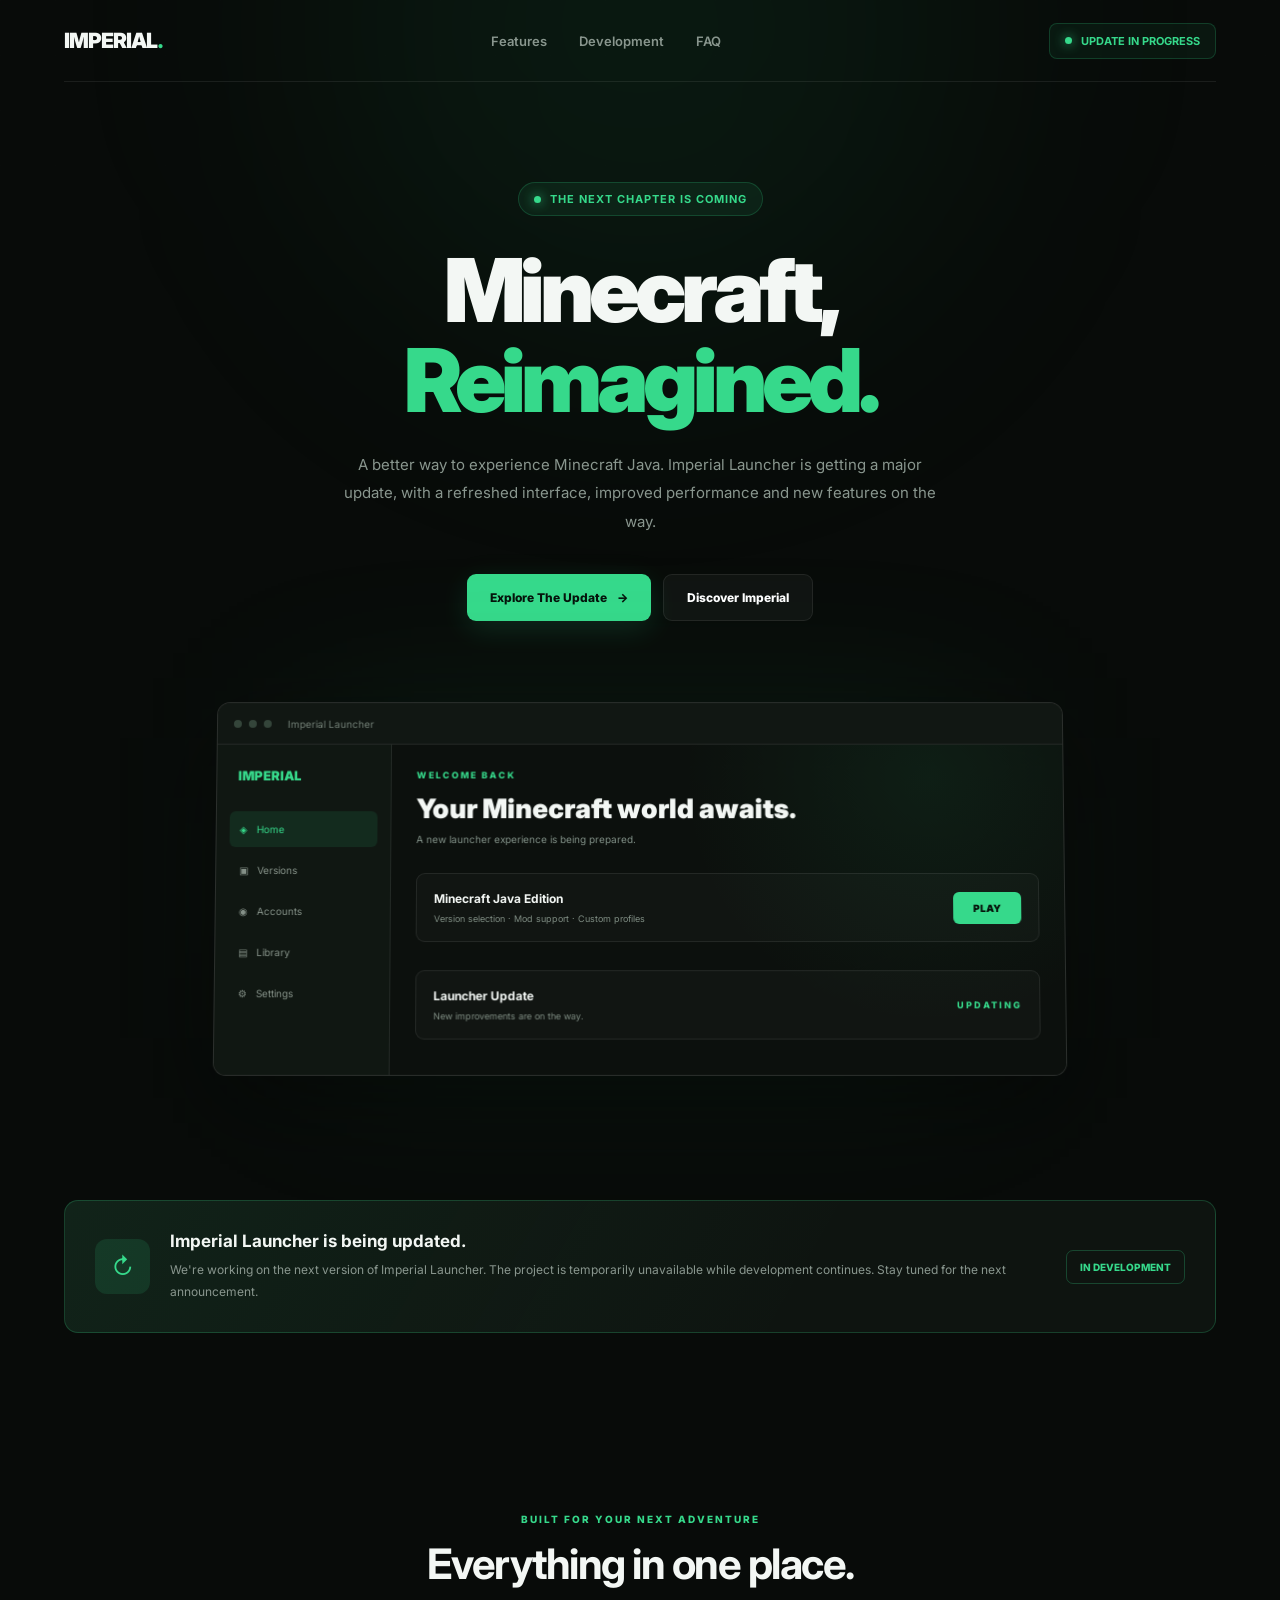
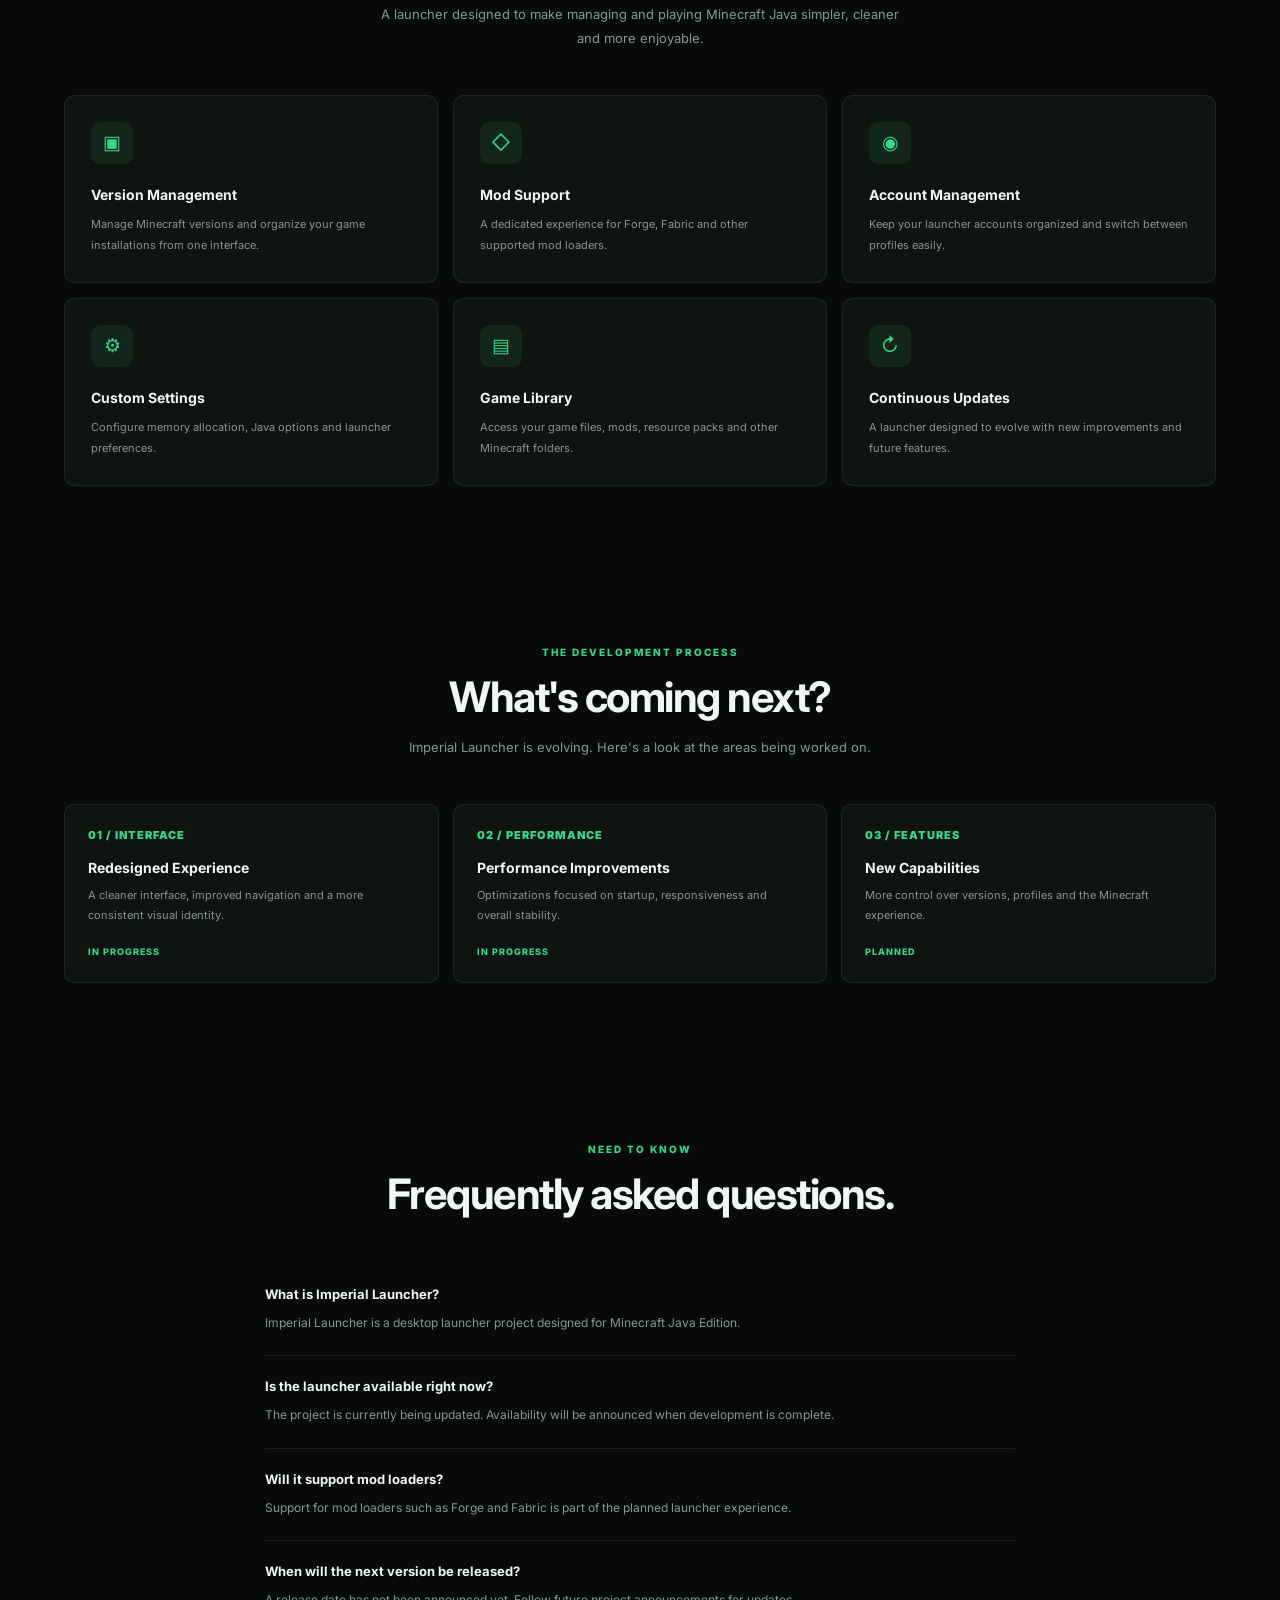
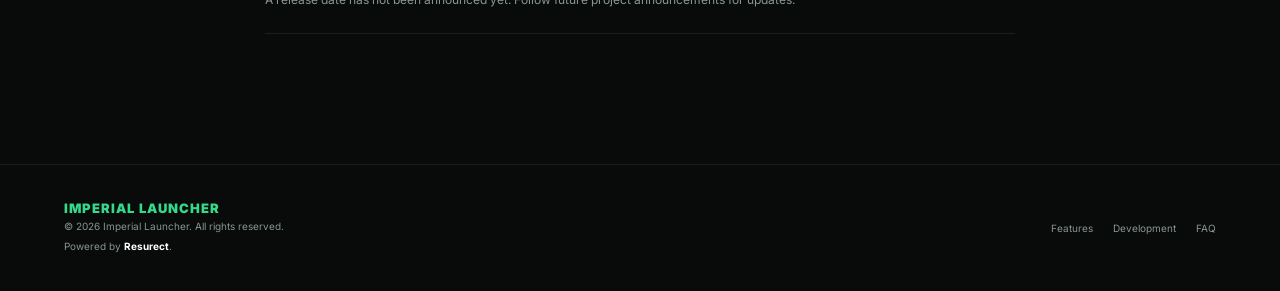
<file: index.html>
<!DOCTYPE html>
<html lang="en">
<head>
<meta charset="UTF-8">
<meta name="viewport" content="width=device-width, initial-scale=1.0">
<meta name="theme-color" content="#080b09">

<title>Imperial Launcher — Minecraft, Reimagined</title>
<meta name="description" content="Imperial Launcher is being updated. A new Minecraft Java experience is coming soon.">

<link rel="preconnect" href="https://fonts.googleapis.com">
<link rel="preconnect" href="https://fonts.gstatic.com" crossorigin>
<link href="https://fonts.googleapis.com/css2?family=Inter:wght@400;500;600;700;800;900&display=swap" rel="stylesheet">

<style>
:root {
    --bg: #080b09;
    --surface: #0e1410;
    --surface2: #121a15;
    --green: #36d98b;
    --green2: #1c9e62;
    --text: #f3f7f4;
    --muted: #89968e;
    --border: rgba(255,255,255,.08);
}

* {
    margin: 0;
    padding: 0;
    box-sizing: border-box;
}

html {
    scroll-behavior: smooth;
}

body {
    font-family: 'Inter', sans-serif;
    background: var(--bg);
    color: var(--text);
    overflow-x: hidden;
}

a {
    text-decoration: none;
    color: inherit;
}

.container {
    width: min(1160px, 90%);
    margin: auto;
}

/* BACKGROUND */

.background-glow {
    position: fixed;
    width: 650px;
    height: 650px;
    background: rgba(32,184,110,.075);
    filter: blur(130px);
    border-radius: 50%;
    top: -300px;
    left: 50%;
    transform: translateX(-50%);
    pointer-events: none;
    z-index: -1;
}

.grid-bg {
    position: fixed;
    inset: 0;
    pointer-events: none;
    z-index: -2;
    opacity: .15;
    background-image:
        linear-gradient(rgba(255,255,255,.035) 1px, transparent 1px),
        linear-gradient(90deg, rgba(255,255,255,.035) 1px, transparent 1px);
    background-size: 55px 55px;
    mask-image: linear-gradient(to bottom, black, transparent 80%);
}

/* NAVBAR */

.navbar {
    height: 82px;
    display: flex;
    align-items: center;
    justify-content: space-between;
    border-bottom: 1px solid var(--border);
}

.logo {
    display: flex;
    align-items: center;
    font-weight: 900;
    letter-spacing: -1px;
    font-size: 21px;
}

.logo span {
    color: var(--green);
}

.nav-links {
    display: flex;
    gap: 32px;
    align-items: center;
    color: var(--muted);
    font-size: 13px;
    font-weight: 600;
}

.nav-links a:hover {
    color: white;
}

.nav-status {
    display: flex;
    align-items: center;
    gap: 9px;
    padding: 10px 15px;
    border: 1px solid rgba(54,217,139,.2);
    border-radius: 8px;
    color: var(--green);
    background: rgba(54,217,139,.06);
    font-size: 11px;
    font-weight: 700;
}

.status-dot {
    width: 7px;
    height: 7px;
    border-radius: 50%;
    background: var(--green);
    box-shadow: 0 0 12px var(--green);
    animation: pulse 1.8s infinite;
}

@keyframes pulse {
    50% { opacity: .35; }
}

/* HERO */

.hero {
    min-height: 690px;
    display: flex;
    flex-direction: column;
    align-items: center;
    justify-content: center;
    text-align: center;
    padding: 100px 0 80px;
    position: relative;
}

.hero-tag {
    display: inline-flex;
    align-items: center;
    gap: 9px;
    padding: 9px 15px;
    background: rgba(54,217,139,.07);
    border: 1px solid rgba(54,217,139,.2);
    border-radius: 30px;
    color: var(--green);
    font-size: 11px;
    font-weight: 700;
    letter-spacing: 1px;
    margin-bottom: 30px;
}

.hero h1 {
    font-size: clamp(44px, 8vw, 88px);
    line-height: 1.02;
    letter-spacing: -5px;
    font-weight: 900;
    max-width: 900px;
}

.hero h1 span {
    color: var(--green);
}

.hero-description {
    max-width: 600px;
    color: var(--muted);
    font-size: 15px;
    line-height: 1.9;
    margin-top: 25px;
}

.hero-actions {
    display: flex;
    justify-content: center;
    gap: 12px;
    margin-top: 38px;
    flex-wrap: wrap;
}

.btn {
    padding: 15px 23px;
    border-radius: 9px;
    font-size: 12px;
    font-weight: 800;
    display: inline-flex;
    align-items: center;
    gap: 10px;
}

.btn-primary {
    background: var(--green);
    color: #06130b;
    box-shadow: 0 8px 30px rgba(54,217,139,.15);
}

.btn-secondary {
    background: rgba(255,255,255,.04);
    border: 1px solid var(--border);
    color: white;
}

.btn-primary:hover {
    background: #5be9a4;
}

.btn-secondary:hover {
    background: rgba(255,255,255,.08);
}

/* LAUNCHER PREVIEW */

.preview {
    width: min(850px, 100%);
    margin: 80px auto 0;
    position: relative;
}

.preview-glow {
    position: absolute;
    inset: 10% 10%;
    background: rgba(35,193,116,.14);
    filter: blur(90px);
    z-index: -1;
}

.launcher-window {
    background: #0c100d;
    border: 1px solid rgba(255,255,255,.13);
    border-radius: 13px;
    overflow: hidden;
    box-shadow: 0 30px 100px rgba(0,0,0,.5);
    text-align: left;
    transform: perspective(1200px) rotateX(2deg);
}

.window-top {
    height: 42px;
    background: #111713;
    border-bottom: 1px solid var(--border);
    display: flex;
    align-items: center;
    padding: 0 16px;
    gap: 7px;
}

.window-circle {
    width: 8px;
    height: 8px;
    border-radius: 50%;
    background: #34453a;
}

.window-title {
    margin-left: 9px;
    color: #738077;
    font-size: 10px;
}

.window-content {
    display: grid;
    grid-template-columns: 175px 1fr;
    min-height: 330px;
}

.sidebar {
    background: #101712;
    border-right: 1px solid var(--border);
    padding: 23px 13px;
}

.side-brand {
    color: var(--green);
    font-size: 13px;
    font-weight: 900;
    margin: 0 8px 28px;
}

.side-item {
    padding: 12px 10px;
    color: #859188;
    font-size: 10px;
    border-radius: 6px;
    margin-bottom: 5px;
}

.side-item.active {
    color: var(--green);
    background: rgba(54,217,139,.1);
}

.main-preview {
    padding: 25px;
    background:
        radial-gradient(circle at 80% 10%, rgba(38,173,103,.09), transparent 40%),
        #0c100d;
}

.preview-label {
    font-size: 9px;
    color: var(--green);
    letter-spacing: 2px;
    font-weight: 800;
}

.preview-heading {
    font-size: 27px;
    font-weight: 900;
    margin-top: 12px;
}

.preview-sub {
    color: #819087;
    font-size: 10px;
    margin-top: 8px;
}

.preview-card {
    margin-top: 28px;
    padding: 17px;
    border: 1px solid var(--border);
    border-radius: 9px;
    background: rgba(255,255,255,.025);
    display: flex;
    align-items: center;
    justify-content: space-between;
    gap: 12px;
}

.version-info strong {
    display: block;
    font-size: 12px;
}

.version-info small {
    color: #7f8d83;
    display: block;
    margin-top: 7px;
    font-size: 9px;
}

.preview-play {
    background: var(--green);
    color: #06130b;
    border-radius: 6px;
    padding: 10px 20px;
    font-size: 10px;
    font-weight: 900;
}

/* UPDATE NOTICE */

.update-section {
    padding: 45px 0 100px;
}

.update-box {
    border: 1px solid rgba(54,217,139,.22);
    background:
        linear-gradient(120deg, rgba(54,217,139,.075), transparent 65%),
        var(--surface);
    border-radius: 14px;
    padding: 30px;
    display: flex;
    align-items: center;
    justify-content: space-between;
    gap: 25px;
}

.update-left {
    display: flex;
    align-items: center;
    gap: 20px;
}

.update-icon {
    width: 55px;
    height: 55px;
    flex-shrink: 0;
    display: grid;
    place-items: center;
    border-radius: 12px;
    background: rgba(54,217,139,.12);
    color: var(--green);
    font-size: 23px;
}

.update-box h2 {
    font-size: 17px;
    margin-bottom: 8px;
}

.update-box p {
    font-size: 12px;
    line-height: 1.8;
    color: var(--muted);
}

.update-label {
    white-space: nowrap;
    font-size: 10px;
    font-weight: 800;
    color: var(--green);
    border: 1px solid rgba(54,217,139,.25);
    padding: 10px 13px;
    border-radius: 7px;
}

/* FEATURES */

.section {
    padding: 80px 0;
}

.section-heading {
    text-align: center;
    margin-bottom: 45px;
}

.section-heading .eyebrow {
    color: var(--green);
    font-size: 10px;
    font-weight: 800;
    letter-spacing: 2px;
}

.section-heading h2 {
    font-size: clamp(28px, 5vw, 42px);
    letter-spacing: -1.5px;
    margin-top: 13px;
}

.section-heading p {
    max-width: 520px;
    margin: 14px auto 0;
    color: var(--muted);
    font-size: 13px;
    line-height: 1.8;
}

.features {
    display: grid;
    grid-template-columns: repeat(3, 1fr);
    gap: 15px;
}

.feature-card {
    background: var(--surface);
    border: 1px solid var(--border);
    border-radius: 11px;
    padding: 26px;
    transition: .25s;
}

.feature-card:hover {
    border-color: rgba(54,217,139,.35);
    transform: translateY(-4px);
}

.feature-icon {
    width: 42px;
    height: 42px;
    border-radius: 9px;
    display: grid;
    place-items: center;
    background: rgba(54,217,139,.09);
    color: var(--green);
    font-size: 19px;
    margin-bottom: 22px;
}

.feature-card h3 {
    font-size: 14px;
    margin-bottom: 11px;
}

.feature-card p {
    color: var(--muted);
    font-size: 11px;
    line-height: 1.9;
}

/* ROADMAP */

.roadmap {
    display: grid;
    grid-template-columns: repeat(3, 1fr);
    gap: 14px;
}

.roadmap-item {
    padding: 23px;
    border: 1px solid var(--border);
    background: var(--surface);
    border-radius: 10px;
}

.roadmap-number {
    color: var(--green);
    font-size: 11px;
    font-weight: 900;
    letter-spacing: 1px;
}

.roadmap-item h3 {
    font-size: 14px;
    margin: 17px 0 10px;
}

.roadmap-item p {
    color: var(--muted);
    font-size: 11px;
    line-height: 1.8;
}

.roadmap-status {
    display: inline-block;
    margin-top: 20px;
    color: var(--green);
    font-size: 9px;
    font-weight: 800;
    letter-spacing: 1px;
}

/* FAQ */

.faq-list {
    max-width: 750px;
    margin: auto;
}

.faq-item {
    padding: 22px 0;
    border-bottom: 1px solid var(--border);
}

.faq-item h3 {
    font-size: 13px;
    margin-bottom: 10px;
}

.faq-item p {
    color: var(--muted);
    font-size: 12px;
    line-height: 1.8;
}

/* FOOTER */

footer {
    border-top: 1px solid var(--border);
    padding: 35px 0;
    margin-top: 50px;
}

.footer-inner {
    display: flex;
    justify-content: space-between;
    align-items: center;
    gap: 20px;
}

.footer-copy {
    color: var(--muted);
    font-size: 10px;
    line-height: 2;
}

.footer-copy strong {
    color: white;
}

.footer-brand {
    color: var(--green);
    font-size: 13px;
    font-weight: 900;
    letter-spacing: 1px;
}

.footer-links {
    display: flex;
    gap: 20px;
    color: var(--muted);
    font-size: 10px;
}

.footer-links a:hover {
    color: var(--green);
}

/* ANIMATIONS */

.reveal {
    opacity: 0;
    transform: translateY(22px);
    transition: .7s ease;
}

.reveal.visible {
    opacity: 1;
    transform: translateY(0);
}

/* RESPONSIVE */

@media(max-width: 760px) {
    .nav-links {
        display: none;
    }

    .navbar {
        height: 70px;
    }

    .hero {
        min-height: auto;
        padding: 90px 0 55px;
    }

    .hero h1 {
        letter-spacing: -2.5px;
    }

    .hero-description {
        font-size: 13px;
    }

    .preview {
        margin-top: 55px;
    }

    .window-content {
        grid-template-columns: 95px 1fr;
        min-height: 270px;
    }

    .sidebar {
        padding: 17px 7px;
    }

    .side-brand {
        font-size: 10px;
        margin: 0 5px 20px;
    }

    .side-item {
        font-size: 8px;
        padding: 10px 6px;
    }

    .main-preview {
        padding: 18px 12px;
    }

    .preview-heading {
        font-size: 19px;
    }

    .preview-card {
        align-items: flex-start;
        flex-direction: column;
    }

    .features,
    .roadmap {
        grid-template-columns: 1fr;
    }

    .update-box {
        align-items: flex-start;
        flex-direction: column;
        padding: 22px;
    }

    .update-left {
        align-items: flex-start;
    }

    .footer-inner {
        align-items: flex-start;
        flex-direction: column;
    }
}

@media(prefers-reduced-motion: reduce) {
    *, *::before, *::after {
        animation-duration: .01ms !important;
        transition-duration: .01ms !important;
        scroll-behavior: auto !important;
    }
}
</style>
</head>

<body>

<div class="background-glow"></div>
<div class="grid-bg"></div>

<header class="container navbar">

    <a href="#" class="logo">
        <div>IMPERIAL<span>.</span></div>
    </a>

    <nav class="nav-links">
        <a href="#features">Features</a>
        <a href="#roadmap">Development</a>
        <a href="#faq">FAQ</a>
    </nav>

    <div class="nav-status">
        <span class="status-dot"></span>
        UPDATE IN PROGRESS
    </div>

</header>

<main>

<section class="container hero">

    <div class="hero-tag">
        <span class="status-dot"></span>
        THE NEXT CHAPTER IS COMING
    </div>

    <h1>
        Minecraft,<br>
        <span>Reimagined.</span>
    </h1>

    <p class="hero-description">
        A better way to experience Minecraft Java.
        Imperial Launcher is getting a major update,
        with a refreshed interface, improved performance
        and new features on the way.
    </p>

    <div class="hero-actions">
        <a href="#update" class="btn btn-primary">
            Explore The Update <span>→</span>
        </a>

        <a href="#features" class="btn btn-secondary">
            Discover Imperial
        </a>
    </div>

    <div class="preview reveal">

        <div class="preview-glow"></div>

        <div class="launcher-window">

            <div class="window-top">
                <div class="window-circle"></div>
                <div class="window-circle"></div>
                <div class="window-circle"></div>
                <span class="window-title">Imperial Launcher</span>
            </div>

            <div class="window-content">

                <aside class="sidebar">
                    <div class="side-brand">IMPERIAL</div>
                    <div class="side-item active">◈ &nbsp; Home</div>
                    <div class="side-item">▣ &nbsp; Versions</div>
                    <div class="side-item">◉ &nbsp; Accounts</div>
                    <div class="side-item">▤ &nbsp; Library</div>
                    <div class="side-item">⚙ &nbsp; Settings</div>
                </aside>

                <div class="main-preview">

                    <div class="preview-label">WELCOME BACK</div>

                    <div class="preview-heading">
                        Your Minecraft world awaits.
                    </div>

                    <div class="preview-sub">
                        A new launcher experience is being prepared.
                    </div>

                    <div class="preview-card">

                        <div class="version-info">
                            <strong>Minecraft Java Edition</strong>
                            <small>Version selection · Mod support · Custom profiles</small>
                        </div>

                        <div class="preview-play">PLAY</div>

                    </div>

                    <div class="preview-card">

                        <div class="version-info">
                            <strong>Launcher Update</strong>
                            <small>New improvements are on the way.</small>
                        </div>

                        <div class="preview-label">UPDATING</div>

                    </div>

                </div>

            </div>

        </div>
    </div>

</section>

<section class="container update-section reveal" id="update">

    <div class="update-box">

        <div class="update-left">

            <div class="update-icon">↻</div>

            <div>
                <h2>Imperial Launcher is being updated.</h2>

                <p>
                    We're working on the next version of Imperial Launcher.
                    The project is temporarily unavailable while development continues.
                    Stay tuned for the next announcement.
                </p>
            </div>

        </div>

        <div class="update-label">
            IN DEVELOPMENT
        </div>

    </div>

</section>

<section class="container section" id="features">

    <div class="section-heading reveal">

        <div class="eyebrow">BUILT FOR YOUR NEXT ADVENTURE</div>

        <h2>Everything in one place.</h2>

        <p>
            A launcher designed to make managing and playing Minecraft Java
            simpler, cleaner and more enjoyable.
        </p>

    </div>

    <div class="features">

        <article class="feature-card reveal">
            <div class="feature-icon">▣</div>
            <h3>Version Management</h3>
            <p>
                Manage Minecraft versions and organize your
                game installations from one interface.
            </p>
        </article>

        <article class="feature-card reveal">
            <div class="feature-icon">◇</div>
            <h3>Mod Support</h3>
            <p>
                A dedicated experience for Forge, Fabric
                and other supported mod loaders.
            </p>
        </article>

        <article class="feature-card reveal">
            <div class="feature-icon">◉</div>
            <h3>Account Management</h3>
            <p>
                Keep your launcher accounts organized
                and switch between profiles easily.
            </p>
        </article>

        <article class="feature-card reveal">
            <div class="feature-icon">⚙</div>
            <h3>Custom Settings</h3>
            <p>
                Configure memory allocation, Java options
                and launcher preferences.
            </p>
        </article>

        <article class="feature-card reveal">
            <div class="feature-icon">▤</div>
            <h3>Game Library</h3>
            <p>
                Access your game files, mods, resource packs
                and other Minecraft folders.
            </p>
        </article>

        <article class="feature-card reveal">
            <div class="feature-icon">↻</div>
            <h3>Continuous Updates</h3>
            <p>
                A launcher designed to evolve with new
                improvements and future features.
            </p>
        </article>

    </div>

</section>

<section class="container section" id="roadmap">

    <div class="section-heading reveal">

        <div class="eyebrow">THE DEVELOPMENT PROCESS</div>

        <h2>What's coming next?</h2>

        <p>
            Imperial Launcher is evolving.
            Here's a look at the areas being worked on.
        </p>

    </div>

    <div class="roadmap">

        <article class="roadmap-item reveal">
            <div class="roadmap-number">01 / INTERFACE</div>
            <h3>Redesigned Experience</h3>
            <p>
                A cleaner interface, improved navigation
                and a more consistent visual identity.
            </p>
            <div class="roadmap-status">IN PROGRESS</div>
        </article>

        <article class="roadmap-item reveal">
            <div class="roadmap-number">02 / PERFORMANCE</div>
            <h3>Performance Improvements</h3>
            <p>
                Optimizations focused on startup,
                responsiveness and overall stability.
            </p>
            <div class="roadmap-status">IN PROGRESS</div>
        </article>

        <article class="roadmap-item reveal">
            <div class="roadmap-number">03 / FEATURES</div>
            <h3>New Capabilities</h3>
            <p>
                More control over versions, profiles
                and the Minecraft experience.
            </p>
            <div class="roadmap-status">PLANNED</div>
        </article>

    </div>

</section>

<section class="container section" id="faq">

    <div class="section-heading reveal">

        <div class="eyebrow">NEED TO KNOW</div>

        <h2>Frequently asked questions.</h2>

    </div>

    <div class="faq-list">

        <div class="faq-item reveal">
            <h3>What is Imperial Launcher?</h3>
            <p>
                Imperial Launcher is a desktop launcher project
                designed for Minecraft Java Edition.
            </p>
        </div>

        <div class="faq-item reveal">
            <h3>Is the launcher available right now?</h3>
            <p>
                The project is currently being updated.
                Availability will be announced when development is complete.
            </p>
        </div>

        <div class="faq-item reveal">
            <h3>Will it support mod loaders?</h3>
            <p>
                Support for mod loaders such as Forge and Fabric
                is part of the planned launcher experience.
            </p>
        </div>

        <div class="faq-item reveal">
            <h3>When will the next version be released?</h3>
            <p>
                A release date has not been announced yet.
                Follow future project announcements for updates.
            </p>
        </div>

    </div>

</section>

</main>

<footer>

    <div class="container footer-inner">

        <div>
            <div class="footer-brand">IMPERIAL LAUNCHER</div>

            <div class="footer-copy">
                © 2026 Imperial Launcher. All rights reserved.<br>
                Powered by <strong>Resurect</strong>.
            </div>
        </div>

        <div class="footer-links">
            <a href="#features">Features</a>
            <a href="#roadmap">Development</a>
            <a href="#faq">FAQ</a>
        </div>

    </div>

</footer>

<script>
const observer = new IntersectionObserver((entries) => {
    entries.forEach(entry => {
        if (entry.isIntersecting) {
            entry.target.classList.add('visible');
            observer.unobserve(entry.target);
        }
    });
}, {
    threshold: 0.12
});

document.querySelectorAll('.reveal').forEach(element => {
    observer.observe(element);
});
</script>

</body>
</html>
</file>
